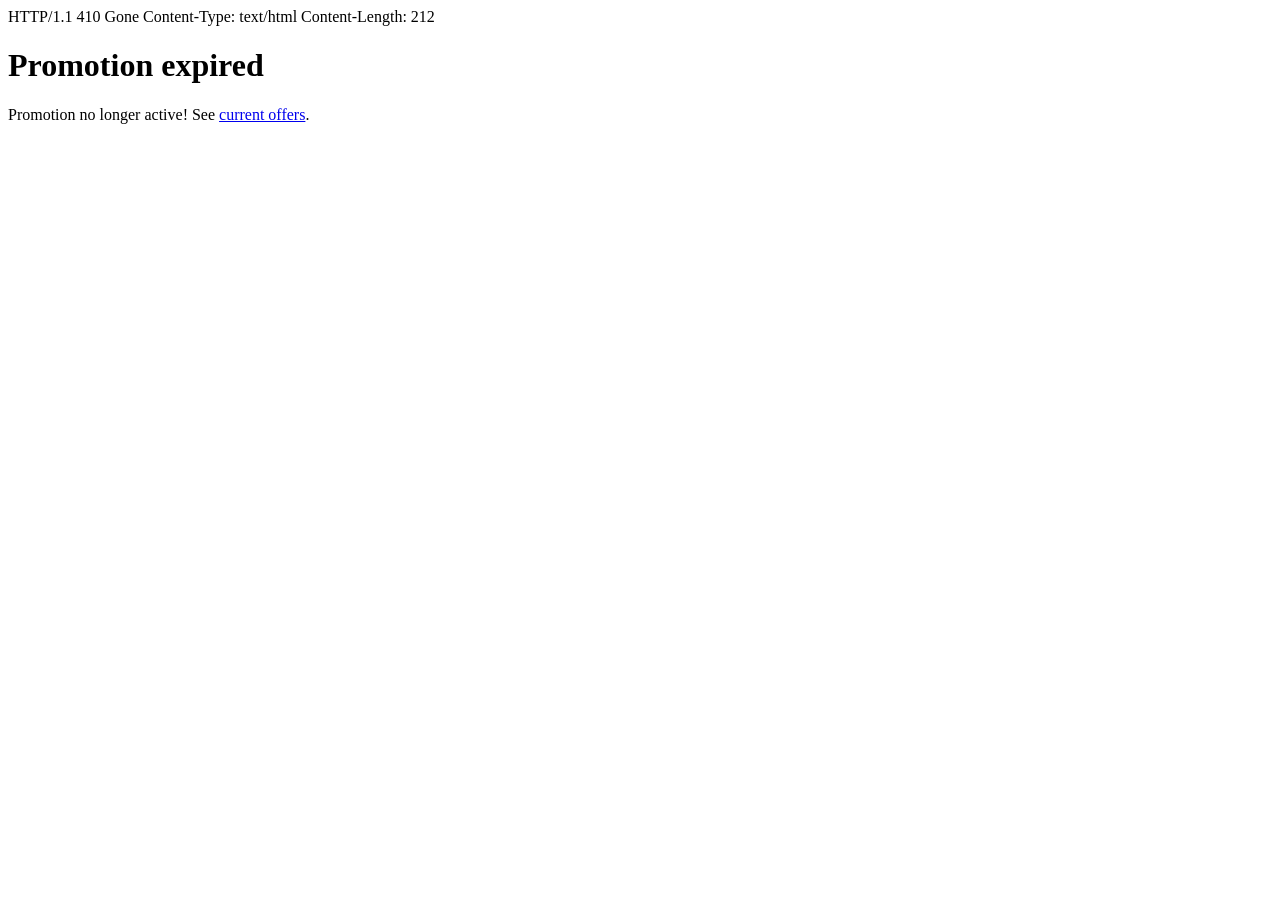
<file: docs/index.html>
HTTP/1.1 410 Gone
Content-Type: text/html
Content-Length: 212

<html lang="en-US">
  <head>
    <title>Promotion expired</title>
  </head>
  <body>
    <h1>Promotion expired</h1>
    <p>Promotion no longer active! See <a href="/offers">current offers</a>.</p>
  </body>
</html>
</file>
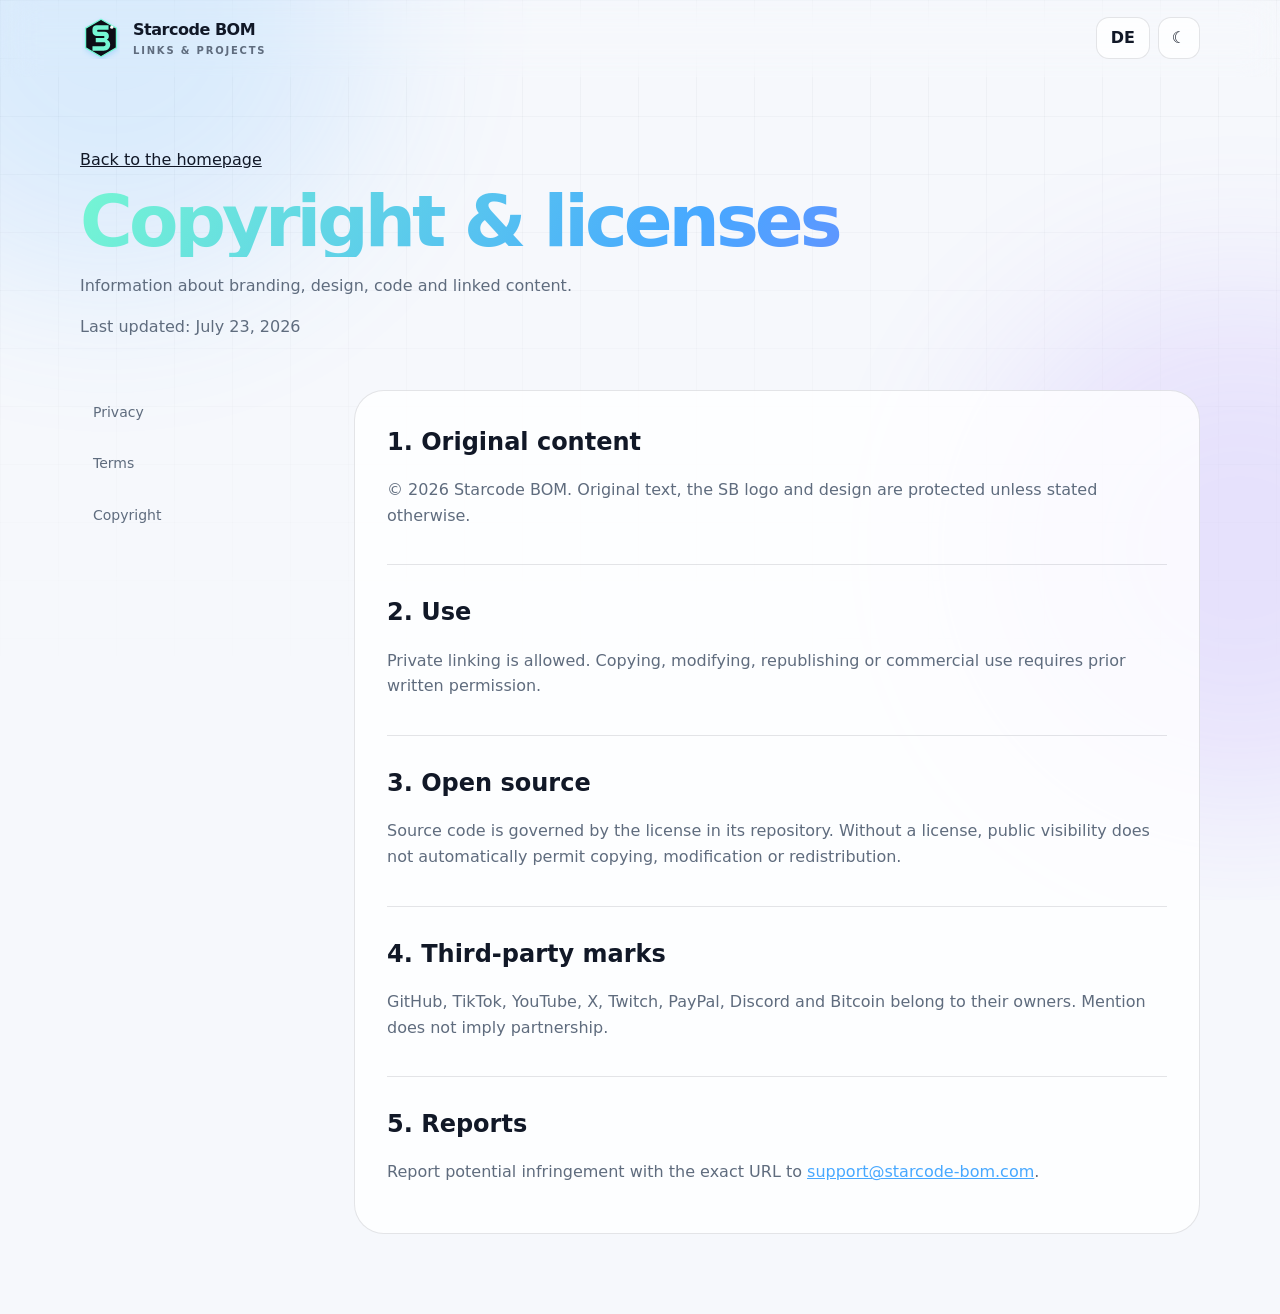
<file: docs/copyright.html>
<!doctype html><html lang="de"><head><meta charset="utf-8"><meta name="viewport" content="width=device-width,initial-scale=1"><meta name="description" content="Copyright und Lizenzen von Starcode BOM"><meta name="theme-color" content="#07090d"><title>Copyright — Starcode BOM</title><link rel="icon" href="./assets/img/favicon.svg"><link rel="stylesheet" href="./assets/css/legal.css"></head><body data-page="copyright"><div class="background" aria-hidden="true"><span class="orb one"></span><span class="orb two"></span></div><header class="header"><nav class="nav container"><a class="brand" href="./index.html"><img src="./assets/img/logo.svg" alt=""><span>Starcode BOM<small data-t="tag">Links & Projekte</small></span></a><div class="nav-actions"><button class="control" data-lang>EN</button><button class="control icon" data-theme>◐</button></div></nav></header><main><section class="legal-hero container"><a href="./index.html" data-t="back">Zurück zur Startseite</a><h1 class="gradient" data-title>Copyright</h1><p data-intro></p><p data-t="updated">Stand: 23. Juli 2026</p></section><div class="legal-layout container"><nav class="legal-nav"><a href="./privacy.html" data-t="privacy">Datenschutz</a><a href="./terms.html" data-t="terms">Nutzungsbedingungen</a><a href="./copyright.html" data-t="copyright">Copyright</a></nav><article class="legal-content" data-content></article></div></main><script type="module" src="./assets/js/legal.js"></script></body></html>
</file>
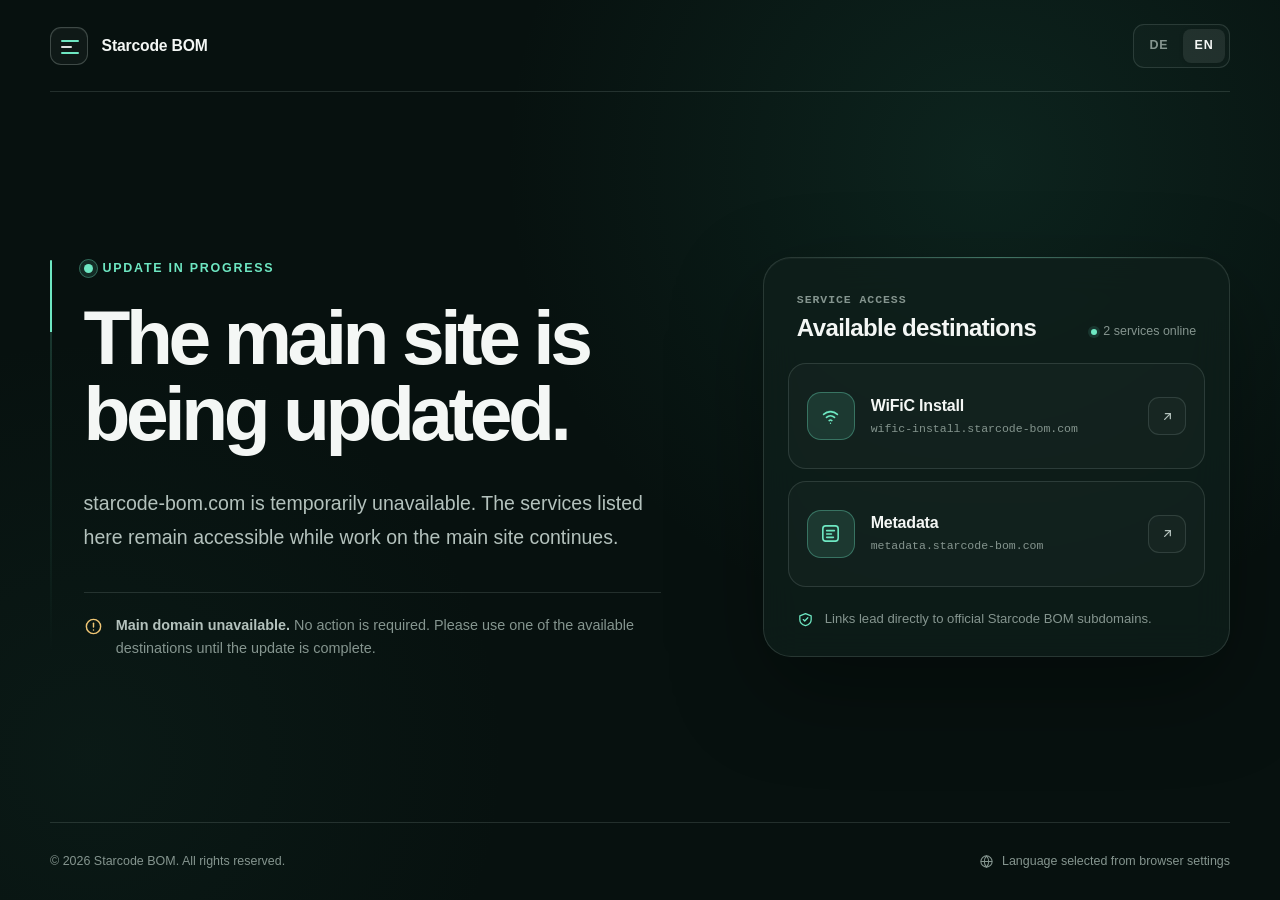
<file: docs/mindex.html>
<!doctype html>
<html lang="en" class="no-js">
<head>
  <meta charset="utf-8">
  <meta name="viewport" content="width=device-width, initial-scale=1, viewport-fit=cover">
  <meta name="color-scheme" content="dark">
  <meta name="theme-color" content="#07110f">
  <meta name="referrer" content="no-referrer">
  <meta name="robots" content="noindex, nofollow">
  <meta name="description" content="The Starcode BOM main domain is temporarily unavailable while the site is being updated. Alternative services remain available.">
  <title>Site update | Starcode BOM</title>

  <link
    rel="icon"
    type="image/svg+xml"
    href="data:image/svg+xml,%3Csvg xmlns='http://www.w3.org/2000/svg' viewBox='0 0 64 64'%3E%3Crect width='64' height='64' rx='15' fill='%2307110f'/%3E%3Cpath d='M18 20h28M18 32h18M18 44h28' fill='none' stroke='%236ee7c2' stroke-width='5' stroke-linecap='round'/%3E%3Ccircle cx='45' cy='32' r='4' fill='%23f4f7f5'/%3E%3C/svg%3E"
  >

  <script>
    (function () {
      var browserLanguage = (navigator.language || navigator.userLanguage || "en").toLowerCase();
      var initialLanguage = browserLanguage.indexOf("de") === 0 ? "de" : "en";
      window.__starcodeInitialLanguage = initialLanguage;
      document.documentElement.lang = initialLanguage;
      document.documentElement.className = "js";
    }());
  </script>

  <style>
    :root {
      --page: #07110f;
      --page-raised: #0a1714;
      --surface: rgba(15, 31, 27, 0.76);
      --surface-solid: #0f1f1b;
      --surface-hover: #132923;
      --line: rgba(225, 244, 237, 0.13);
      --line-strong: rgba(225, 244, 237, 0.22);
      --text: #f4f7f5;
      --text-soft: #b4c2bd;
      --text-muted: #85958f;
      --accent: #6ee7c2;
      --accent-soft: rgba(110, 231, 194, 0.12);
      --accent-line: rgba(110, 231, 194, 0.34);
      --warning: #f0c675;
      --warning-soft: rgba(240, 198, 117, 0.1);
      --shadow: 0 34px 90px rgba(0, 0, 0, 0.34);
      --content-width: 1180px;
      --radius-large: 28px;
      --radius-medium: 18px;
      --radius-small: 12px;
      --ease: cubic-bezier(0.22, 1, 0.36, 1);
      --font-sans: Inter, ui-sans-serif, -apple-system, BlinkMacSystemFont, "Segoe UI", Roboto, Helvetica, Arial, sans-serif;
      --font-mono: "SFMono-Regular", Consolas, "Liberation Mono", Menlo, monospace;
    }

    *,
    *::before,
    *::after {
      box-sizing: border-box;
    }

    html {
      min-width: 320px;
      min-height: 100%;
      background: var(--page);
      scroll-behavior: smooth;
      -webkit-text-size-adjust: 100%;
      text-size-adjust: 100%;
    }

    body {
      min-width: 320px;
      min-height: 100vh;
      min-height: 100svh;
      margin: 0;
      overflow-x: hidden;
      color: var(--text);
      background:
        radial-gradient(circle at 77% 18%, rgba(39, 122, 98, 0.18), transparent 30rem),
        radial-gradient(circle at 7% 84%, rgba(33, 83, 69, 0.13), transparent 26rem),
        var(--page);
      font-family: var(--font-sans);
      font-size: 1rem;
      line-height: 1.6;
      -webkit-font-smoothing: antialiased;
      text-rendering: optimizeLegibility;
    }

    body::before {
      position: fixed;
      inset: 0;
      z-index: -2;
      pointer-events: none;
      content: "";
      opacity: 0.28;
      background-image:
        linear-gradient(rgba(229, 245, 239, 0.035) 1px, transparent 1px),
        linear-gradient(90deg, rgba(229, 245, 239, 0.035) 1px, transparent 1px);
      background-size: 72px 72px;
      mask-image: linear-gradient(to bottom, black, transparent 82%);
      -webkit-mask-image: linear-gradient(to bottom, black, transparent 82%);
    }

    body::after {
      position: fixed;
      top: -16rem;
      right: -15rem;
      z-index: -1;
      width: 39rem;
      height: 39rem;
      border: 1px solid rgba(110, 231, 194, 0.09);
      border-radius: 50%;
      box-shadow:
        0 0 0 6rem rgba(110, 231, 194, 0.018),
        0 0 0 12rem rgba(110, 231, 194, 0.012);
      pointer-events: none;
      content: "";
    }

    ::selection {
      color: #06100d;
      background: var(--accent);
    }

    a,
    button {
      -webkit-tap-highlight-color: transparent;
    }

    a {
      color: inherit;
    }

    button {
      font: inherit;
    }

    svg {
      display: block;
      flex: 0 0 auto;
    }

    .skip-link {
      position: fixed;
      top: 0.8rem;
      left: 0.8rem;
      z-index: 50;
      padding: 0.72rem 1rem;
      border: 1px solid var(--accent-line);
      border-radius: 10px;
      color: var(--page);
      background: var(--accent);
      font-size: 0.9rem;
      font-weight: 720;
      text-decoration: none;
      transform: translateY(-160%);
      transition: transform 180ms ease;
    }

    .skip-link:focus {
      outline: none;
      transform: translateY(0);
    }

    .page-shell {
      position: relative;
      display: grid;
      grid-template-rows: auto 1fr auto;
      min-height: 100vh;
      min-height: 100svh;
    }

    .site-header,
    .site-main,
    .site-footer {
      width: min(calc(100% - 3rem), var(--content-width));
      margin-inline: auto;
    }

    .site-header {
      display: flex;
      align-items: center;
      justify-content: space-between;
      min-height: 92px;
      padding-block: 1.25rem;
      border-bottom: 1px solid var(--line);
    }

    .brand {
      display: inline-flex;
      align-items: center;
      gap: 0.85rem;
      min-width: 0;
      color: var(--text);
      text-decoration: none;
    }

    .brand-mark {
      position: relative;
      display: grid;
      width: 38px;
      height: 38px;
      place-items: center;
      overflow: hidden;
      border: 1px solid var(--line-strong);
      border-radius: 11px;
      background: rgba(255, 255, 255, 0.035);
      box-shadow: inset 0 1px 0 rgba(255, 255, 255, 0.04);
    }

    .brand-mark::before,
    .brand-mark::after {
      position: absolute;
      left: 10px;
      width: 18px;
      height: 2px;
      border-radius: 99px;
      background: var(--accent);
      content: "";
    }

    .brand-mark::before {
      top: 12px;
      box-shadow: 0 12px 0 var(--accent);
    }

    .brand-mark::after {
      top: 18px;
      width: 11px;
      background: rgba(244, 247, 245, 0.9);
    }

    .brand-name {
      overflow: hidden;
      font-size: 0.98rem;
      font-weight: 690;
      letter-spacing: -0.01em;
      text-overflow: ellipsis;
      white-space: nowrap;
    }

    .language-control {
      display: inline-flex;
      align-items: center;
      gap: 0.2rem;
      padding: 0.25rem;
      border: 1px solid var(--line);
      border-radius: 11px;
      background: rgba(255, 255, 255, 0.025);
    }

    .language-button {
      min-width: 42px;
      min-height: 34px;
      padding: 0.38rem 0.65rem;
      border: 0;
      border-radius: 8px;
      color: var(--text-muted);
      background: transparent;
      font-size: 0.78rem;
      font-weight: 760;
      letter-spacing: 0.06em;
      cursor: pointer;
      transition:
        color 160ms ease,
        background-color 160ms ease,
        box-shadow 160ms ease;
    }

    .language-button:hover {
      color: var(--text);
    }

    .language-button[aria-pressed="true"] {
      color: var(--text);
      background: rgba(255, 255, 255, 0.08);
      box-shadow: 0 1px 4px rgba(0, 0, 0, 0.16);
    }

    .language-button:focus-visible,
    .service-card:focus-visible,
    .brand:focus-visible {
      outline: 3px solid rgba(110, 231, 194, 0.38);
      outline-offset: 4px;
    }

    .site-main {
      display: flex;
      align-items: center;
      padding-block: clamp(3.5rem, 9vh, 7.5rem);
    }

    .status-layout {
      display: grid;
      grid-template-columns: minmax(0, 1.02fr) minmax(360px, 0.78fr);
      gap: clamp(3.5rem, 8vw, 7.75rem);
      width: 100%;
      align-items: center;
    }

    .message-column {
      position: relative;
      max-width: 660px;
      padding-left: 2.1rem;
    }

    .message-column::before {
      position: absolute;
      top: 0.28rem;
      bottom: 0.35rem;
      left: 0;
      width: 2px;
      border-radius: 999px;
      background:
        linear-gradient(
          to bottom,
          var(--accent) 0,
          var(--accent) 4.5rem,
          rgba(110, 231, 194, 0.18) 4.5rem,
          rgba(110, 231, 194, 0) 100%
        );
      content: "";
    }

    .status-label {
      display: inline-flex;
      align-items: center;
      gap: 0.62rem;
      margin: 0 0 1.45rem;
      color: var(--accent);
      font-size: 0.78rem;
      font-weight: 760;
      letter-spacing: 0.14em;
      line-height: 1.4;
      text-transform: uppercase;
    }

    .status-indicator {
      position: relative;
      width: 9px;
      height: 9px;
      border-radius: 50%;
      background: var(--accent);
      box-shadow: 0 0 0 5px var(--accent-soft);
    }

    .status-indicator::after {
      position: absolute;
      inset: -5px;
      border: 1px solid var(--accent-line);
      border-radius: inherit;
      content: "";
      animation: status-pulse 2.8s ease-out infinite;
    }

    @keyframes status-pulse {
      0% {
        opacity: 0.9;
        transform: scale(0.7);
      }
      70%,
      100% {
        opacity: 0;
        transform: scale(1.75);
      }
    }

    h1 {
      max-width: 13ch;
      margin: 0;
      font-size: clamp(2.65rem, 6vw, 5.6rem);
      font-weight: 645;
      letter-spacing: -0.058em;
      line-height: 0.98;
      text-wrap: balance;
    }

    .lead {
      max-width: 57ch;
      margin: clamp(1.65rem, 3vw, 2.25rem) 0 0;
      color: var(--text-soft);
      font-size: clamp(1.06rem, 1.55vw, 1.22rem);
      line-height: 1.72;
      text-wrap: pretty;
    }

    .domain-state {
      display: flex;
      align-items: flex-start;
      gap: 0.82rem;
      max-width: 580px;
      margin-top: 2.35rem;
      padding-top: 1.35rem;
      border-top: 1px solid var(--line);
      color: var(--text-muted);
      font-size: 0.9rem;
      line-height: 1.55;
    }

    .domain-state svg {
      width: 19px;
      height: 19px;
      margin-top: 0.15rem;
      color: var(--warning);
    }

    .domain-state strong {
      color: var(--text-soft);
      font-weight: 650;
    }

    .services-panel {
      position: relative;
      padding: clamp(1.15rem, 2vw, 1.5rem);
      border: 1px solid var(--line);
      border-radius: var(--radius-large);
      background: var(--surface);
      box-shadow: var(--shadow), inset 0 1px 0 rgba(255, 255, 255, 0.035);
      backdrop-filter: blur(18px);
      -webkit-backdrop-filter: blur(18px);
    }

    .services-panel::before {
      position: absolute;
      top: -1px;
      right: 2rem;
      left: 2rem;
      height: 1px;
      background: linear-gradient(90deg, transparent, var(--accent-line), transparent);
      content: "";
    }

    .services-header {
      display: flex;
      align-items: flex-end;
      justify-content: space-between;
      gap: 1rem;
      padding: 0.55rem 0.55rem 1.25rem;
    }

    .services-kicker {
      margin: 0 0 0.25rem;
      color: var(--text-muted);
      font-family: var(--font-mono);
      font-size: 0.72rem;
      font-weight: 600;
      letter-spacing: 0.08em;
      text-transform: uppercase;
    }

    .services-title {
      margin: 0;
      font-size: clamp(1.22rem, 2vw, 1.5rem);
      font-weight: 650;
      letter-spacing: -0.025em;
      line-height: 1.25;
    }

    .service-count {
      display: inline-flex;
      align-items: center;
      gap: 0.42rem;
      flex: 0 0 auto;
      padding-bottom: 0.1rem;
      color: var(--text-muted);
      font-size: 0.78rem;
      white-space: nowrap;
    }

    .service-count::before {
      width: 6px;
      height: 6px;
      border-radius: 50%;
      background: var(--accent);
      content: "";
      box-shadow: 0 0 0 3px var(--accent-soft);
    }

    .services-list {
      display: grid;
      gap: 0.72rem;
      margin: 0;
      padding: 0;
      list-style: none;
    }

    .service-card {
      position: relative;
      display: grid;
      grid-template-columns: auto minmax(0, 1fr) auto;
      gap: 1rem;
      align-items: center;
      min-height: 106px;
      padding: 1.1rem;
      overflow: hidden;
      border: 1px solid var(--line);
      border-radius: var(--radius-medium);
      color: var(--text);
      background: rgba(255, 255, 255, 0.024);
      text-decoration: none;
      transition:
        transform 260ms var(--ease),
        border-color 220ms ease,
        background-color 220ms ease,
        box-shadow 260ms var(--ease);
    }

    .service-card::after {
      position: absolute;
      inset: 0;
      pointer-events: none;
      border-radius: inherit;
      background: linear-gradient(105deg, transparent 45%, rgba(110, 231, 194, 0.055));
      content: "";
      opacity: 0;
      transition: opacity 220ms ease;
    }

    .service-card:hover {
      z-index: 1;
      border-color: var(--accent-line);
      background: rgba(110, 231, 194, 0.055);
      box-shadow: 0 16px 36px rgba(0, 0, 0, 0.18);
      transform: translateY(-3px);
    }

    .service-card:hover::after {
      opacity: 1;
    }

    .service-icon {
      display: grid;
      width: 48px;
      height: 48px;
      place-items: center;
      border: 1px solid var(--accent-line);
      border-radius: 14px;
      color: var(--accent);
      background: var(--accent-soft);
    }

    .service-icon svg {
      width: 23px;
      height: 23px;
    }

    .service-copy {
      min-width: 0;
    }

    .service-name {
      display: block;
      overflow: hidden;
      font-size: 1rem;
      font-weight: 670;
      letter-spacing: -0.012em;
      line-height: 1.35;
      text-overflow: ellipsis;
      white-space: nowrap;
    }

    .service-url {
      display: block;
      overflow: hidden;
      margin-top: 0.28rem;
      color: var(--text-muted);
      font-family: var(--font-mono);
      font-size: 0.72rem;
      line-height: 1.45;
      text-overflow: ellipsis;
      white-space: nowrap;
    }

    .service-action {
      position: relative;
      z-index: 1;
      display: grid;
      width: 38px;
      height: 38px;
      place-items: center;
      border: 1px solid var(--line);
      border-radius: 11px;
      color: var(--text-soft);
      background: rgba(255, 255, 255, 0.025);
      transition:
        color 180ms ease,
        border-color 180ms ease,
        background-color 180ms ease,
        transform 240ms var(--ease);
    }

    .service-action svg {
      width: 17px;
      height: 17px;
    }

    .service-card:hover .service-action {
      border-color: var(--accent-line);
      color: var(--page);
      background: var(--accent);
      transform: translate(2px, -2px);
    }

    .panel-note {
      display: flex;
      gap: 0.68rem;
      align-items: flex-start;
      margin: 1rem 0 0;
      padding: 0.4rem 0.55rem 0.15rem;
      color: var(--text-muted);
      font-size: 0.82rem;
      line-height: 1.55;
    }

    .panel-note svg {
      width: 17px;
      height: 17px;
      margin-top: 0.12rem;
      color: var(--accent);
    }

    .site-footer {
      display: flex;
      align-items: center;
      justify-content: space-between;
      gap: 1.5rem;
      min-height: 78px;
      padding-block: 1.25rem;
      border-top: 1px solid var(--line);
      color: var(--text-muted);
      font-size: 0.78rem;
    }

    .copyright,
    .footer-note {
      margin: 0;
    }

    .footer-note {
      display: inline-flex;
      align-items: center;
      gap: 0.52rem;
      text-align: right;
    }

    .footer-note svg {
      width: 15px;
      height: 15px;
      color: var(--text-muted);
    }

    .no-js .language-control {
      display: none;
    }

    @media (max-width: 940px) {
      body::after {
        top: -20rem;
        right: -22rem;
      }

      .site-main {
        align-items: flex-start;
      }

      .status-layout {
        grid-template-columns: 1fr;
        gap: 3.5rem;
      }

      .message-column {
        max-width: 760px;
      }

      h1 {
        max-width: 15ch;
      }

      .services-panel {
        width: 100%;
      }
    }

    @media (max-width: 640px) {
      :root {
        --radius-large: 22px;
        --radius-medium: 15px;
      }

      body::before {
        background-size: 48px 48px;
      }

      .site-header,
      .site-main,
      .site-footer {
        width: min(calc(100% - 2rem), var(--content-width));
      }

      .site-header {
        min-height: 78px;
        padding-block: 1rem;
      }

      .brand-mark {
        width: 35px;
        height: 35px;
      }

      .brand-mark::before,
      .brand-mark::after {
        left: 9px;
      }

      .brand-name {
        max-width: 150px;
        font-size: 0.91rem;
      }

      .language-button {
        min-width: 39px;
        min-height: 32px;
        padding-inline: 0.5rem;
      }

      .site-main {
        padding-block: 3.4rem 4.2rem;
      }

      .status-layout {
        gap: 2.8rem;
      }

      .message-column {
        padding-left: 1.35rem;
      }

      .message-column::before {
        width: 1px;
      }

      .status-label {
        margin-bottom: 1.15rem;
        font-size: 0.72rem;
      }

      h1 {
        font-size: clamp(2.45rem, 13.4vw, 4.1rem);
        letter-spacing: -0.052em;
        line-height: 1.01;
      }

      .lead {
        margin-top: 1.4rem;
        font-size: 1rem;
        line-height: 1.68;
      }

      .domain-state {
        margin-top: 1.8rem;
        padding-top: 1.1rem;
        font-size: 0.84rem;
      }

      .services-panel {
        padding: 0.8rem;
      }

      .services-header {
        align-items: flex-start;
        padding: 0.7rem 0.45rem 1.1rem;
      }

      .service-count {
        padding-top: 0.25rem;
        font-size: 0.72rem;
      }

      .service-card {
        grid-template-columns: auto minmax(0, 1fr) auto;
        gap: 0.8rem;
        min-height: 92px;
        padding: 0.85rem;
      }

      .service-icon {
        width: 42px;
        height: 42px;
        border-radius: 12px;
      }

      .service-icon svg {
        width: 20px;
        height: 20px;
      }

      .service-action {
        width: 34px;
        height: 34px;
      }

      .service-url {
        font-size: 0.66rem;
      }

      .panel-note {
        padding-inline: 0.45rem;
      }

      .site-footer {
        align-items: flex-start;
        flex-direction: column;
        gap: 0.5rem;
        padding-block: 1.3rem;
      }

      .footer-note {
        text-align: left;
      }
    }

    @media (max-width: 390px) {
      .brand-name {
        max-width: 112px;
      }

      .service-card {
        grid-template-columns: auto minmax(0, 1fr);
      }

      .service-action {
        display: none;
      }
    }

    @media (prefers-reduced-motion: reduce) {
      html {
        scroll-behavior: auto;
      }

      *,
      *::before,
      *::after {
        scroll-behavior: auto !important;
        animation-duration: 0.01ms !important;
        animation-iteration-count: 1 !important;
        transition-duration: 0.01ms !important;
      }
    }

    @media (prefers-contrast: more) {
      :root {
        --line: rgba(244, 247, 245, 0.3);
        --line-strong: rgba(244, 247, 245, 0.48);
        --text-soft: #d6dfdc;
        --text-muted: #b7c3bf;
      }
    }

    @media print {
      :root {
        --page: #ffffff;
        --surface: #ffffff;
        --text: #101a17;
        --text-soft: #34443e;
        --text-muted: #56655f;
        --line: rgba(16, 26, 23, 0.2);
        --line-strong: rgba(16, 26, 23, 0.32);
        --accent: #14785e;
        --accent-soft: rgba(20, 120, 94, 0.08);
        --accent-line: rgba(20, 120, 94, 0.32);
      }

      body {
        background: #ffffff;
      }

      body::before,
      body::after,
      .language-control,
      .status-indicator::after {
        display: none;
      }

      .page-shell {
        min-height: auto;
      }

      .site-main {
        padding-block: 4rem;
      }

      .services-panel {
        box-shadow: none;
        backdrop-filter: none;
      }

      .service-card {
        break-inside: avoid;
      }
    }
  </style>
</head>

<body>
  <a class="skip-link" href="#main" data-i18n="skipLink">Skip to main content</a>

  <div class="page-shell">
    <header class="site-header" aria-label="Website header" data-i18n-aria-label="headerLabel">
      <a class="brand" href="https://starcode-bom.com/" aria-label="Starcode BOM homepage" data-i18n-aria-label="brandLabel">
        <span class="brand-mark" aria-hidden="true"></span>
        <span class="brand-name">Starcode BOM</span>
      </a>

      <div class="language-control" role="group" aria-label="Select language" data-i18n-aria-label="languageLabel">
        <button class="language-button" type="button" data-language="de" aria-pressed="false">DE</button>
        <button class="language-button" type="button" data-language="en" aria-pressed="true">EN</button>
      </div>
    </header>

    <main class="site-main" id="main" tabindex="-1">
      <div class="status-layout">
        <section class="message-column" aria-labelledby="page-title">
          <p class="status-label">
            <span class="status-indicator" aria-hidden="true"></span>
            <span data-i18n="statusLabel">Update in progress</span>
          </p>

          <h1 id="page-title" data-i18n="title">The main site is being updated.</h1>

          <p class="lead" data-i18n="lead">
            starcode-bom.com is temporarily unavailable. The services listed here remain accessible while work on the main site continues.
          </p>

          <div class="domain-state">
            <svg viewBox="0 0 24 24" aria-hidden="true" fill="none" stroke="currentColor" stroke-width="1.8" stroke-linecap="round" stroke-linejoin="round">
              <circle cx="12" cy="12" r="9"></circle>
              <path d="M12 7.8v4.8"></path>
              <path d="M12 16.4h.01"></path>
            </svg>
            <span>
              <strong data-i18n="domainStateTitle">Main domain unavailable.</strong>
              <span data-i18n="domainStateText"> No action is required. Please use one of the available destinations until the update is complete.</span>
            </span>
          </div>
        </section>

        <aside class="services-panel" aria-labelledby="services-title">
          <div class="services-header">
            <div>
              <p class="services-kicker" data-i18n="servicesKicker">Service access</p>
              <h2 class="services-title" id="services-title" data-i18n="servicesTitle">Available destinations</h2>
            </div>
            <span class="service-count" data-i18n="serviceCount">2 services online</span>
          </div>

          <ul class="services-list">
            <li>
              <a
                class="service-card"
                href="https://wific-install.starcode-bom.com/"
                target="_blank"
                rel="noopener noreferrer"
                aria-label="Open WiFiC Install"
                data-i18n-aria-label="wificLabel"
              >
                <span class="service-icon" aria-hidden="true">
                  <svg viewBox="0 0 24 24" fill="none" stroke="currentColor" stroke-width="1.7" stroke-linecap="round" stroke-linejoin="round">
                    <path d="M4.8 9.8a10.4 10.4 0 0 1 14.4 0"></path>
                    <path d="M7.8 13a6.2 6.2 0 0 1 8.4 0"></path>
                    <path d="M10.6 16.2a2.2 2.2 0 0 1 2.8 0"></path>
                    <circle cx="12" cy="19" r=".7" fill="currentColor" stroke="none"></circle>
                  </svg>
                </span>
                <span class="service-copy">
                  <span class="service-name">WiFiC Install</span>
                  <span class="service-url">wific-install.starcode-bom.com</span>
                </span>
                <span class="service-action" aria-hidden="true">
                  <svg viewBox="0 0 24 24" fill="none" stroke="currentColor" stroke-width="1.8" stroke-linecap="round" stroke-linejoin="round">
                    <path d="M8 16 16 8"></path>
                    <path d="M9 8h7v7"></path>
                  </svg>
                </span>
              </a>
            </li>

            <li>
              <a
                class="service-card"
                href="https://metadata.starcode-bom.com/"
                target="_blank"
                rel="noopener noreferrer"
                aria-label="Open Metadata"
                data-i18n-aria-label="metadataLabel"
              >
                <span class="service-icon" aria-hidden="true">
                  <svg viewBox="0 0 24 24" fill="none" stroke="currentColor" stroke-width="1.7" stroke-linecap="round" stroke-linejoin="round">
                    <rect x="4" y="4" width="16" height="16" rx="3"></rect>
                    <path d="M8 9h8"></path>
                    <path d="M8 12.5h5"></path>
                    <path d="M8 16h7"></path>
                  </svg>
                </span>
                <span class="service-copy">
                  <span class="service-name">Metadata</span>
                  <span class="service-url">metadata.starcode-bom.com</span>
                </span>
                <span class="service-action" aria-hidden="true">
                  <svg viewBox="0 0 24 24" fill="none" stroke="currentColor" stroke-width="1.8" stroke-linecap="round" stroke-linejoin="round">
                    <path d="M8 16 16 8"></path>
                    <path d="M9 8h7v7"></path>
                  </svg>
                </span>
              </a>
            </li>
          </ul>

          <p class="panel-note">
            <svg viewBox="0 0 24 24" aria-hidden="true" fill="none" stroke="currentColor" stroke-width="1.8" stroke-linecap="round" stroke-linejoin="round">
              <path d="M12 3.8 20 7v5.3c0 4.2-3.1 7-8 8.3-4.9-1.3-8-4.1-8-8.3V7l8-3.2Z"></path>
              <path d="m8.9 12.1 2 2 4.4-4.5"></path>
            </svg>
            <span data-i18n="panelNote">Links lead directly to official Starcode BOM subdomains.</span>
          </p>
        </aside>
      </div>
    </main>

    <footer class="site-footer">
      <p class="copyright">
        &copy; <span id="copyright-year">2026</span> Starcode BOM.
        <span data-i18n="copyright">All rights reserved.</span>
      </p>

      <p class="footer-note">
        <svg viewBox="0 0 24 24" aria-hidden="true" fill="none" stroke="currentColor" stroke-width="1.7" stroke-linecap="round" stroke-linejoin="round">
          <circle cx="12" cy="12" r="9"></circle>
          <path d="M3.5 12h17"></path>
          <path d="M12 3c2.3 2.5 3.5 5.5 3.5 9s-1.2 6.5-3.5 9c-2.3-2.5-3.5-5.5-3.5-9S9.7 5.5 12 3Z"></path>
        </svg>
        <span data-i18n="languageNote">Language selected from browser settings</span>
      </p>
    </footer>
  </div>

  <noscript>
    <style>
      .noscript-note {
        position: fixed;
        right: 1rem;
        bottom: 1rem;
        left: 1rem;
        z-index: 20;
        max-width: 680px;
        margin-inline: auto;
        padding: 0.85rem 1rem;
        border: 1px solid rgba(240, 198, 117, 0.38);
        border-radius: 12px;
        color: #eadcbf;
        background: #172019;
        font-family: ui-sans-serif, -apple-system, BlinkMacSystemFont, "Segoe UI", sans-serif;
        font-size: 0.86rem;
        line-height: 1.5;
        box-shadow: 0 16px 40px rgba(0, 0, 0, 0.35);
      }
    </style>
    <div class="noscript-note">Automatic language selection requires JavaScript. The English version is currently displayed.</div>
  </noscript>

  <script>
    (function () {
      "use strict";

      var translations = {
        de: {
          pageTitle: "Seiten-Update | Starcode BOM",
          pageDescription: "Die Starcode-BOM-Hauptdomain ist während einer Aktualisierung vorübergehend nicht verfügbar. Alternative Dienste bleiben erreichbar.",
          skipLink: "Zum Hauptinhalt springen",
          headerLabel: "Kopfbereich der Website",
          brandLabel: "Starcode-BOM-Startseite",
          languageLabel: "Sprache auswählen",
          statusLabel: "Aktualisierung läuft",
          title: "Die Hauptseite wird gerade aktualisiert.",
          lead: "starcode-bom.com ist vorübergehend nicht verfügbar. Die hier aufgeführten Dienste bleiben erreichbar, während die Arbeiten an der Hauptseite weiterlaufen.",
          domainStateTitle: "Hauptdomain nicht verfügbar.",
          domainStateText: " Du musst nichts unternehmen. Nutze bitte bis zum Abschluss des Updates eines der verfügbaren Ziele.",
          servicesKicker: "Dienstzugriff",
          servicesTitle: "Verfügbare Ziele",
          serviceCount: "2 Dienste online",
          wificLabel: "WiFiC Install öffnen",
          metadataLabel: "Metadata öffnen",
          panelNote: "Die Links führen direkt zu offiziellen Starcode-BOM-Subdomains.",
          copyright: "Alle Rechte vorbehalten.",
          languageNote: "Sprache anhand der Browsereinstellung ausgewählt"
        },
        en: {
          pageTitle: "Site update | Starcode BOM",
          pageDescription: "The Starcode BOM main domain is temporarily unavailable while the site is being updated. Alternative services remain available.",
          skipLink: "Skip to main content",
          headerLabel: "Website header",
          brandLabel: "Starcode BOM homepage",
          languageLabel: "Select language",
          statusLabel: "Update in progress",
          title: "The main site is being updated.",
          lead: "starcode-bom.com is temporarily unavailable. The services listed here remain accessible while work on the main site continues.",
          domainStateTitle: "Main domain unavailable.",
          domainStateText: " No action is required. Please use one of the available destinations until the update is complete.",
          servicesKicker: "Service access",
          servicesTitle: "Available destinations",
          serviceCount: "2 services online",
          wificLabel: "Open WiFiC Install",
          metadataLabel: "Open Metadata",
          panelNote: "Links lead directly to official Starcode BOM subdomains.",
          copyright: "All rights reserved.",
          languageNote: "Language selected from browser settings"
        }
      };

      var description = document.querySelector('meta[name="description"]');
      var languageButtons = Array.prototype.slice.call(document.querySelectorAll("[data-language]"));
      var textNodes = Array.prototype.slice.call(document.querySelectorAll("[data-i18n]"));
      var ariaNodes = Array.prototype.slice.call(document.querySelectorAll("[data-i18n-aria-label]"));

      function setLanguage(language) {
        var selected = translations[language] ? language : "en";
        var dictionary = translations[selected];

        document.documentElement.lang = selected;
        document.title = dictionary.pageTitle;

        if (description) {
          description.setAttribute("content", dictionary.pageDescription);
        }

        textNodes.forEach(function (node) {
          var key = node.getAttribute("data-i18n");
          if (Object.prototype.hasOwnProperty.call(dictionary, key)) {
            node.textContent = dictionary[key];
          }
        });

        ariaNodes.forEach(function (node) {
          var key = node.getAttribute("data-i18n-aria-label");
          if (Object.prototype.hasOwnProperty.call(dictionary, key)) {
            node.setAttribute("aria-label", dictionary[key]);
          }
        });

        languageButtons.forEach(function (button) {
          var isSelected = button.getAttribute("data-language") === selected;
          button.setAttribute("aria-pressed", String(isSelected));
        });
      }

      languageButtons.forEach(function (button) {
        button.addEventListener("click", function () {
          setLanguage(button.getAttribute("data-language"));
        });
      });

      var year = document.getElementById("copyright-year");
      if (year) {
        year.textContent = String(new Date().getFullYear());
      }

      setLanguage(window.__starcodeInitialLanguage || "en");
    }());
  </script>
</body>
</html>
</file>
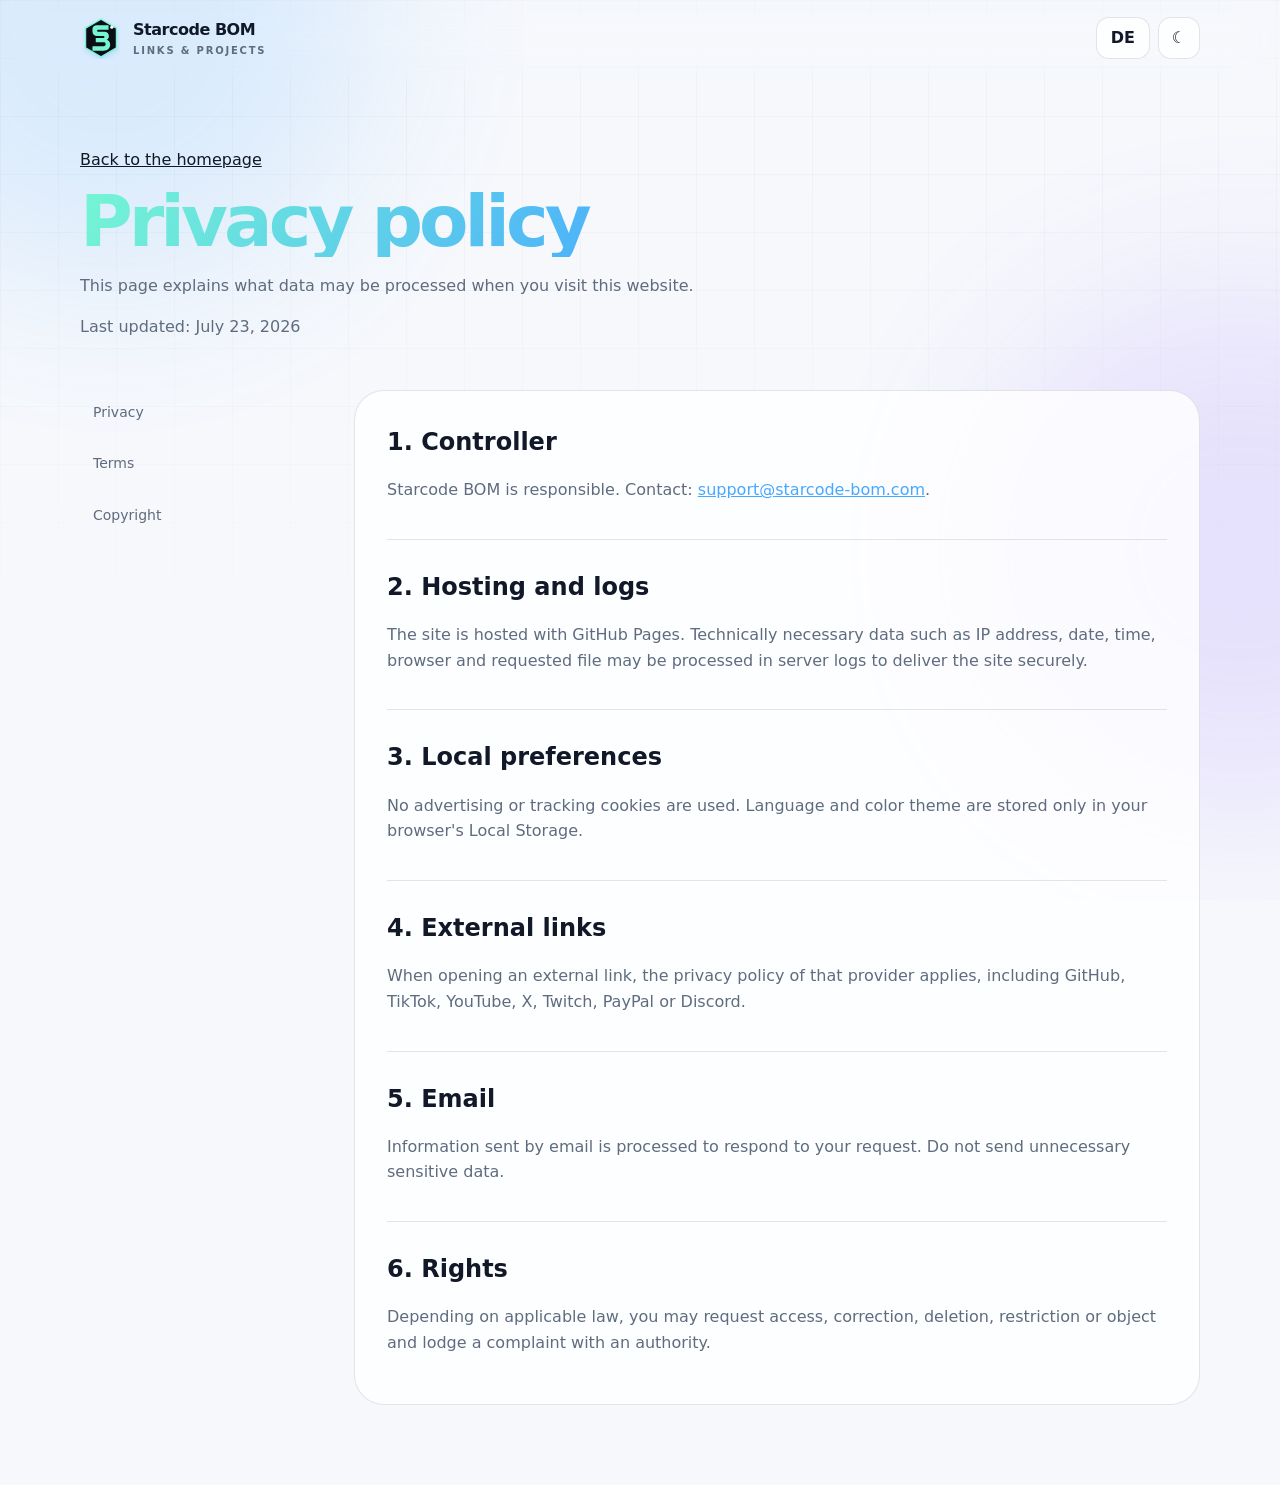
<file: docs/privacy.html>
<!doctype html><html lang="de"><head><meta charset="utf-8"><meta name="viewport" content="width=device-width,initial-scale=1"><meta name="description" content="Datenschutzerklärung von Starcode BOM"><meta name="theme-color" content="#07090d"><title>Datenschutz — Starcode BOM</title><link rel="icon" href="./assets/img/favicon.svg"><link rel="stylesheet" href="./assets/css/legal.css"></head><body data-page="privacy"><div class="background" aria-hidden="true"><span class="orb one"></span><span class="orb two"></span></div><header class="header"><nav class="nav container"><a class="brand" href="./index.html"><img src="./assets/img/logo.svg" alt=""><span>Starcode BOM<small data-t="tag">Links & Projekte</small></span></a><div class="nav-actions"><button class="control" data-lang>EN</button><button class="control icon" data-theme>◐</button></div></nav></header><main><section class="legal-hero container"><a href="./index.html" data-t="back">Zurück zur Startseite</a><h1 class="gradient" data-title>Datenschutz</h1><p data-intro></p><p data-t="updated">Stand: 23. Juli 2026</p></section><div class="legal-layout container"><nav class="legal-nav"><a href="./privacy.html" data-t="privacy">Datenschutz</a><a href="./terms.html" data-t="terms">Nutzungsbedingungen</a><a href="./copyright.html" data-t="copyright">Copyright</a></nav><article class="legal-content" data-content></article></div></main><script type="module" src="./assets/js/legal.js"></script></body></html>
</file>
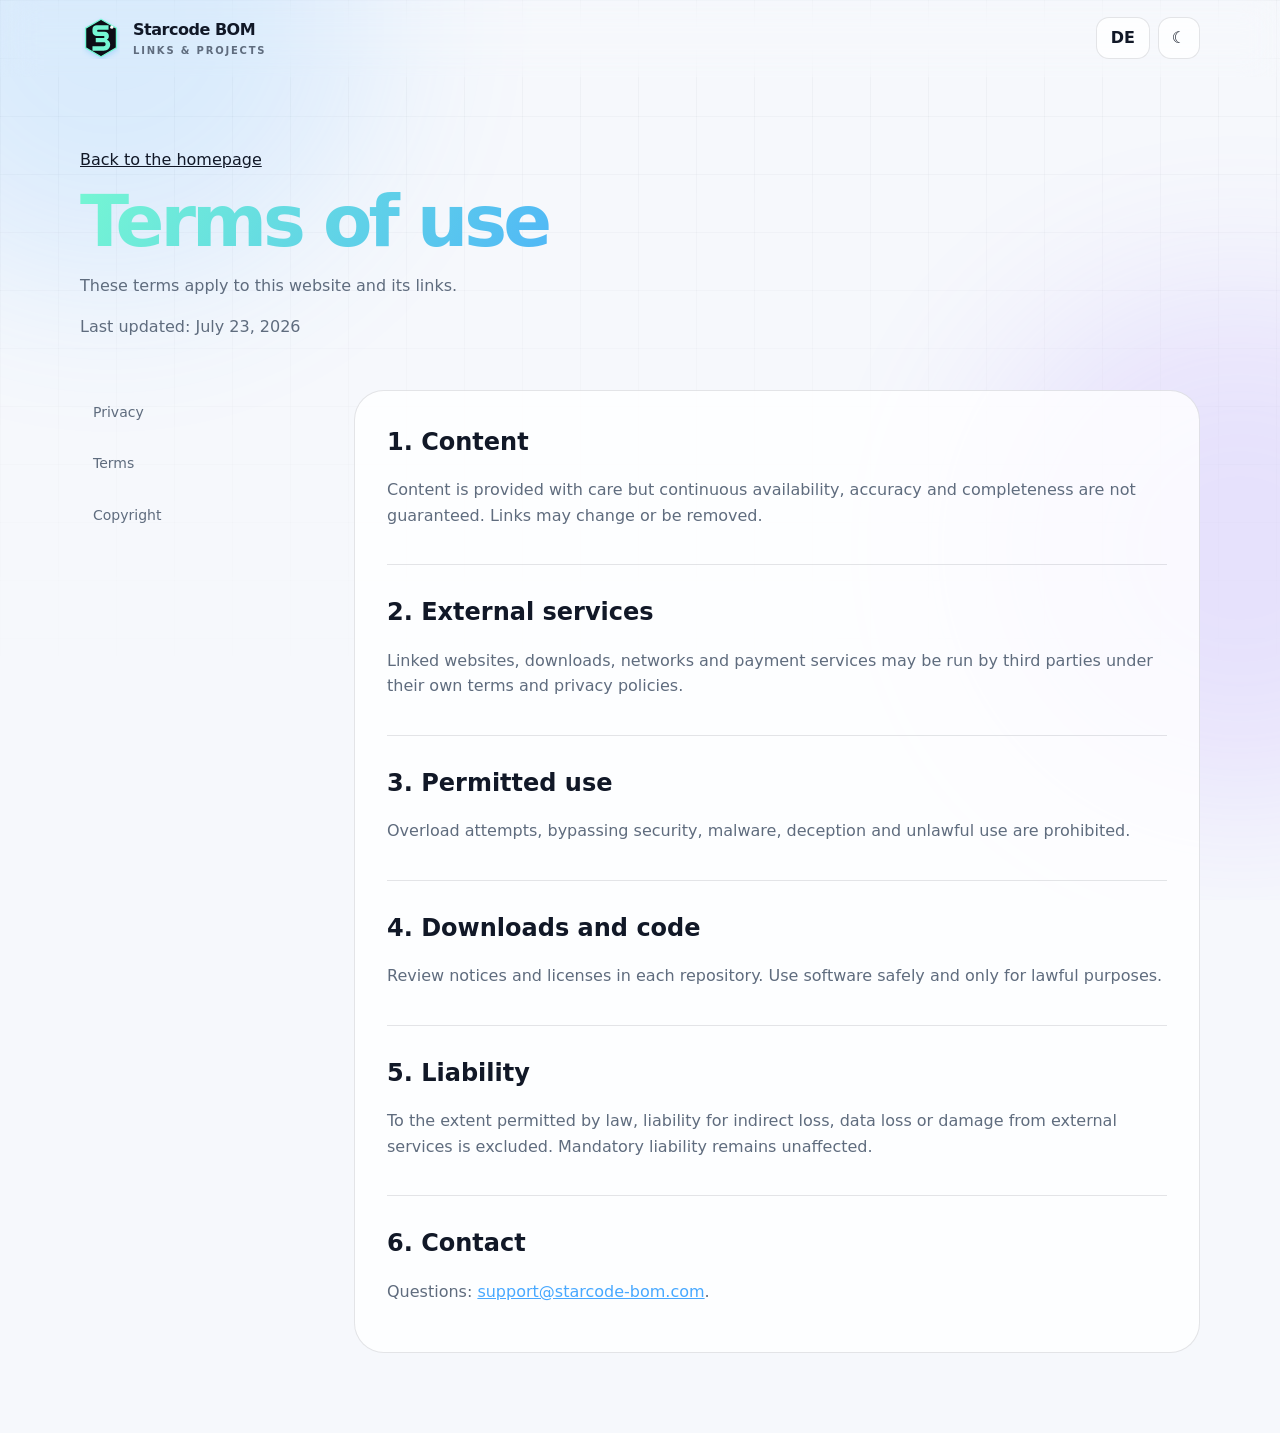
<file: docs/terms.html>
<!doctype html><html lang="de"><head><meta charset="utf-8"><meta name="viewport" content="width=device-width,initial-scale=1"><meta name="description" content="Nutzungsbedingungen von Starcode BOM"><meta name="theme-color" content="#07090d"><title>Nutzungsbedingungen — Starcode BOM</title><link rel="icon" href="./assets/img/favicon.svg"><link rel="stylesheet" href="./assets/css/legal.css"></head><body data-page="terms"><div class="background" aria-hidden="true"><span class="orb one"></span><span class="orb two"></span></div><header class="header"><nav class="nav container"><a class="brand" href="./index.html"><img src="./assets/img/logo.svg" alt=""><span>Starcode BOM<small data-t="tag">Links & Projekte</small></span></a><div class="nav-actions"><button class="control" data-lang>EN</button><button class="control icon" data-theme>◐</button></div></nav></header><main><section class="legal-hero container"><a href="./index.html" data-t="back">Zurück zur Startseite</a><h1 class="gradient" data-title>Nutzungsbedingungen</h1><p data-intro></p><p data-t="updated">Stand: 23. Juli 2026</p></section><div class="legal-layout container"><nav class="legal-nav"><a href="./privacy.html" data-t="privacy">Datenschutz</a><a href="./terms.html" data-t="terms">Nutzungsbedingungen</a><a href="./copyright.html" data-t="copyright">Copyright</a></nav><article class="legal-content" data-content></article></div></main><script type="module" src="./assets/js/legal.js"></script></body></html>
</file>
<file: docs/assets/css/legal.css>
@import url("./base.css");.legal-hero{padding:70px 0 34px}.legal-hero h1{margin:12px 0;font-size:clamp(42px,7vw,72px);line-height:1;letter-spacing:-.055em}.legal-hero p{max-width:700px;color:var(--muted)}.legal-layout{display:grid;grid-template-columns:240px minmax(0,1fr);gap:34px;padding-bottom:80px}.legal-nav{position:sticky;top:100px;align-self:start;display:grid;gap:7px}.legal-nav a{padding:11px 13px;border-radius:11px;color:var(--muted);text-decoration:none;font-size:14px}.legal-nav a:hover{background:var(--surface);color:var(--text)}.legal-content{padding:32px;border:1px solid var(--line);border-radius:30px;background:var(--surface)}.legal-content section+section{margin-top:36px;padding-top:28px;border-top:1px solid var(--line)}.legal-content h2{margin:0 0 10px;font-size:24px}.legal-content p{color:var(--muted)}.legal-content a{color:var(--blue)}@media(max-width:760px){.legal-layout{grid-template-columns:1fr}.legal-nav{position:static;grid-template-columns:repeat(3,1fr)}.legal-nav a{text-align:center}.legal-content{padding:24px 20px}}
</file>
